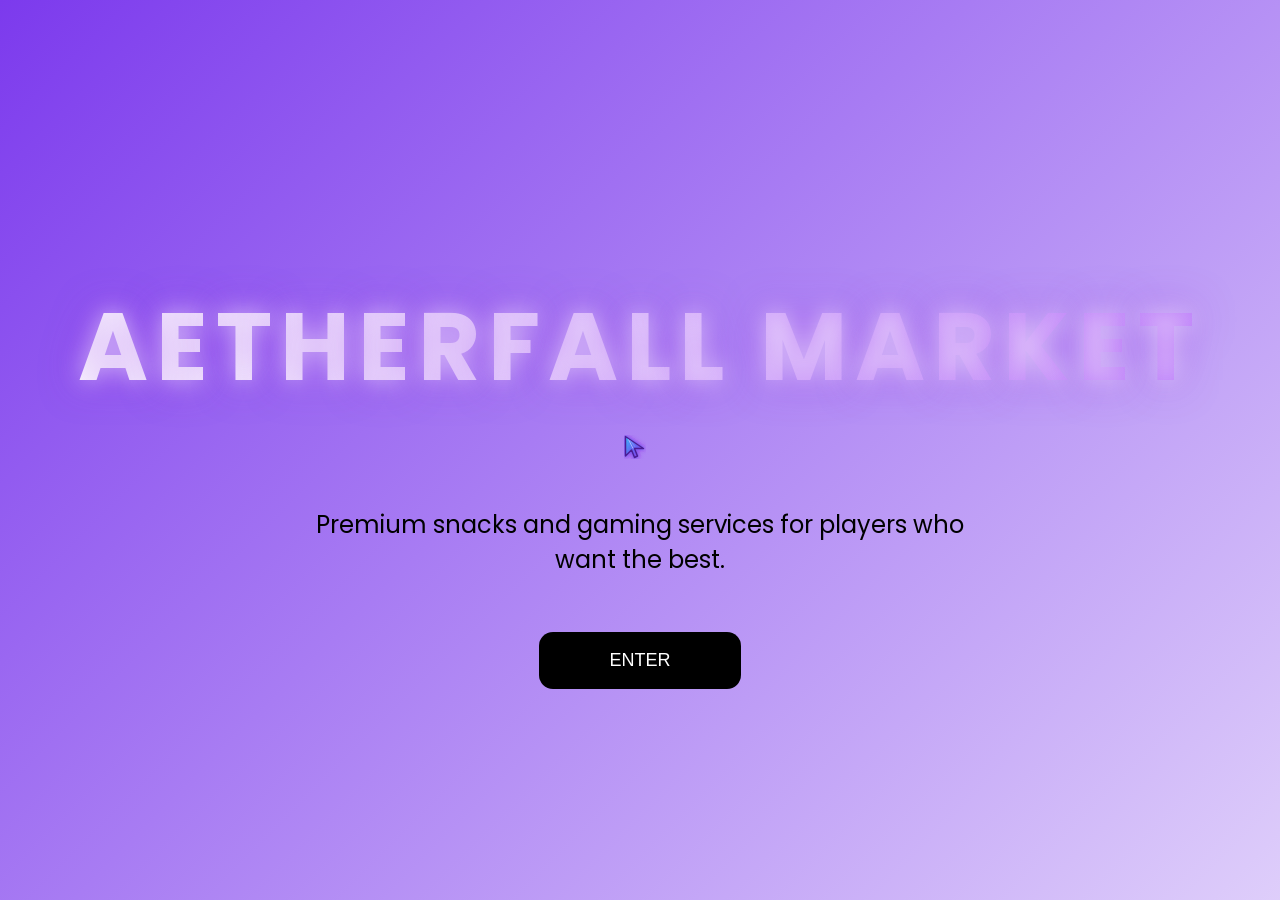
<file: index.html>
<!DOCTYPE html>
<html lang="en">
<head>
<meta charset="UTF-8">
<title>Aetherfall Market</title>

<link href="https://fonts.googleapis.com/css2?family=Poppins:wght@400;600&display=swap" rel="stylesheet">

<style>

body{
margin:0;
height:100vh;
display:flex;
flex-direction:column;
justify-content:center;
align-items:center;
text-align:center;

background:linear-gradient(-45deg,#6d28d9,#9333ea,#ffffff,#7c3aed);
background-size:400% 400%;
animation:bgMove 12s ease infinite;

font-family:Poppins,sans-serif;

transition:opacity .6s;
}

@keyframes bgMove{
0%{background-position:0% 50%;}
50%{background-position:100% 50%;}
100%{background-position:0% 50%;}
}

.logo{

font-size:95px;
letter-spacing:8px;

background:linear-gradient(90deg,#ffffff,#c084fc,#7c3aed,#ffffff);
background-size:300%;

-webkit-background-clip:text;
color:transparent;

animation:titleMove 7s linear infinite;

text-shadow:0 0 25px rgba(255,255,255,.6),0 0 40px rgba(147,51,234,.7);

}

@keyframes titleMove{
0%{background-position:0%}
100%{background-position:300%}
}

.tagline{

margin-top:25px;
font-size:24px;
color:black;
max-width:650px;

}

.enterBtn{

margin-top:55px;

padding:18px 70px;

font-size:18px;

border-radius:14px;

background:black;
color:white;

border:none;

cursor:pointer;

transition:.35s;

}

.enterBtn:hover{

transform:scale(1.15);

box-shadow:0 0 25px #9333ea,0 0 45px #ffffff;

}

</style>
</head>

<body>

<h1 class="logo">AETHERFALL MARKET</h1>

<div class="tagline">
Premium snacks and gaming services for players who want the best.
</div>

<button class="enterBtn" onclick="enterSite()">ENTER</button>

<script>

function enterSite(){

document.body.style.opacity="0"

setTimeout(function(){

window.location.href="market.html"

},600)

}

</script>

<script src="cursor.js"></script>

</body>
</html>
</file>
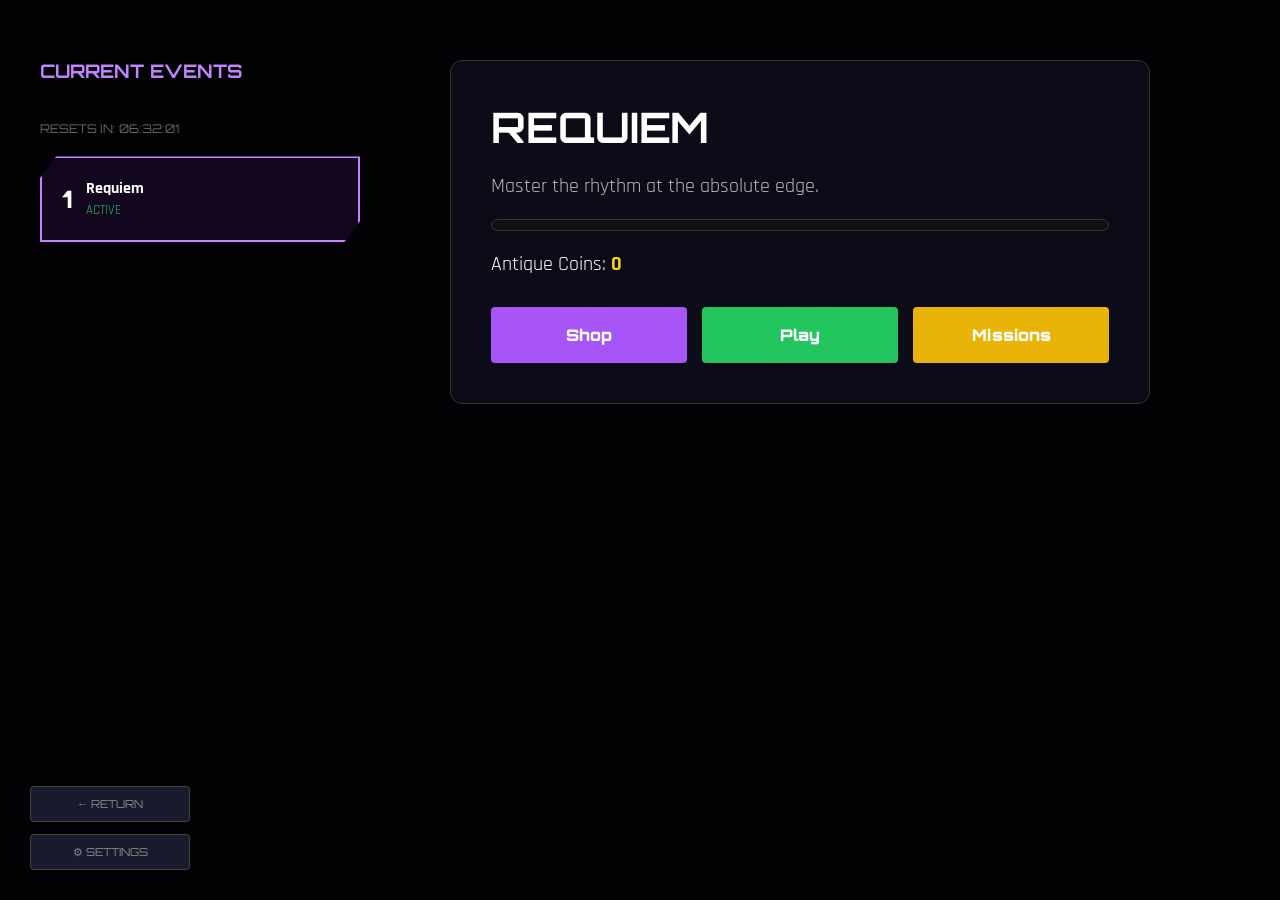
<file: events.html>
<!DOCTYPE html>
<html lang="en">
<head>
    <meta charset="UTF-8">
    <meta name="viewport" content="width=device-width, initial-scale=1.0, maximum-scale=1.0, user-scalable=no, viewport-fit=cover">
    <title>Aetherfall | Event</title>
    <link href="https://fonts.googleapis.com/css2?family=Orbitron:wght@400;700;900&family=Rajdhani:wght@500;700&display=swap" rel="stylesheet">
    <style>
        :root { 
            --accent: #c084fc; --bg: #020205; --panel: rgba(13, 13, 25, 0.98);
            --lane0: #ff00ff; --lane1: #00ffff; --lane2: #ffff00; --lane3: #00ff00; --lane4: #ff4400;
        }
        * { box-sizing: border-box; -webkit-tap-highlight-color: transparent; }
        body, html { margin: 0; padding: 0; height: 100%; background: var(--bg); color: white; font-family: 'Rajdhani', sans-serif; overflow: hidden; touch-action: none; }

        /* --- HUB LAYOUT --- */
        #event-hub { display: flex; width: 100%; height: 100%; padding: 40px; position: relative; }
        .sidebar { width: 320px; display: flex; flex-direction: column; gap: 20px; z-index: 10; }
        .event-card {
            background: rgba(88, 28, 135, 0.2); padding: 20px; display: flex; align-items: center; gap: 15px; 
            cursor: pointer; border: 2px solid var(--accent); box-shadow: 0 0 15px rgba(192, 132, 252, 0.4);
            clip-path: polygon(5% 0, 100% 0, 100% 75%, 95% 100%, 0 100%, 0 25%);
        }

        .main-panel { flex: 1; display: flex; justify-content: center; align-items: flex-start; padding-top: 20px; }
        .details-box { background: var(--panel); border: 1px solid #333; padding: 40px; width: 100%; max-width: 700px; border-radius: 12px; }

        .bar-bg { width: 100%; height: 12px; background: #111; border-radius: 6px; margin: 15px 0; border: 1px solid #333; }
        #prog-fill { width: 0%; height: 100%; background: linear-gradient(90deg, #c084fc, #6366f1); transition: 1s ease; }
        
        .btn-row { display: flex; gap: 15px; margin-top: 30px; }
        .av-btn { flex: 1; border: none; padding: 18px; font-family: 'Orbitron'; font-weight: 900; cursor: pointer; border-radius: 4px; font-size: 16px; transition: 0.2s; color: white; }
        .av-btn:hover { transform: translateY(-3px); filter: brightness(1.2); }

        .bottom-controls { position: fixed; bottom: 30px; left: 30px; display: flex; flex-direction: column; gap: 12px; z-index: 100; }
        .ctrl-btn { background: #1a1a2e; border: 1px solid #444; color: #888; padding: 10px 20px; cursor: pointer; font-family: 'Orbitron'; font-size: 11px; border-radius: 4px; width: 160px; text-transform: uppercase;}

        /* --- MODALS --- */
        .modal-overlay { display: none; position: fixed; inset: 0; background: rgba(0,0,0,0.95); z-index: 2000; align-items: center; justify-content: center; }
        .modal-content { background: #0a0a0f; border: 2px solid #333; padding: 40px; width: 90%; max-width: 900px; min-height: 600px; border-radius: 12px; position: relative; overflow-y: auto; }
        
        .play-list { display: flex; flex-direction: column; gap: 15px; margin-top: 25px; }
        .diff-row { 
            background: #111; border: 1px solid #333; padding: 25px; border-radius: 8px; 
            display: flex; justify-content: space-between; align-items: center; cursor: pointer; transition: 0.3s;
        }
        .diff-row:hover { border-color: var(--accent); background: #1a1a25; }

        .shop-grid { display: grid; grid-template-columns: repeat(auto-fit, minmax(280px, 1fr)); gap: 20px; margin-top: 25px; }
        .shop-item { background: linear-gradient(145deg, #151520, #0a0a0f); border: 1px solid #444; padding: 25px; border-radius: 15px; text-align: center; border-bottom: 4px solid var(--accent); transition: 0.3s; }
        .shop-item:hover { border-color: white; transform: scale(1.02); }

        .mission-list-container { display: flex; flex-direction: column; gap: 15px; margin-top: 20px; }
        .mission-row { background: #111; padding: 25px; border-radius: 10px; display: flex; justify-content: space-between; align-items: center; border-left: 6px solid var(--accent); box-shadow: 4px 4px 10px rgba(0,0,0,0.3); }

        /* --- RHYTHM ENGINE (MOBILE OPTIMIZED) --- */
        #game-screen { display: none; position: fixed; inset: 0; background: #000; z-index: 3000; }
        
        /* Full Screen Lane Visuals */
        .highway { 
            position: absolute; left: 50%; transform: translateX(-50%); 
            width: 600px; max-width: 100vw; height: 100%; 
            background: rgba(5, 5, 8, 0.9); border-inline: 2px solid #222; 
        }

        /* MOBILE TOUCH SECTIONS (5 Lanes across entire Highway) */
        #mobile-touch-container { 
            display: none; position: absolute; inset: 0; 
            width: 100%; height: 100%; z-index: 4000; 
        }
        .touch-lane { 
            flex: 1; height: 100%; position: relative; 
            border-inline: 1px solid rgba(255,255,255,0.05);
            transition: background 0.1s;
        }
        /* Color Indicators for Lanes */
        .lane-0:active { background: linear-gradient(to top, rgba(255,0,255,0.3), transparent); }
        .lane-1:active { background: linear-gradient(to top, rgba(0,255,255,0.3), transparent); }
        .lane-2:active { background: linear-gradient(to top, rgba(255,255,0,0.3), transparent); }
        .lane-3:active { background: linear-gradient(to top, rgba(0,255,0,0.3), transparent); }
        .lane-4:active { background: linear-gradient(to top, rgba(255,68,0,0.3), transparent); }

        .note { 
            position: absolute; width: 75px; height: 75px; border-radius: 50%; 
            transform: translateX(-50%); border: 5px solid #fff; 
            box-shadow: 0 0 30px currentColor;
            background: radial-gradient(circle, #fff 0%, currentColor 70%);
            pointer-events: none; z-index: 3010;
        }

        /* JUDGEMENT LINE AT THE VERY BOTTOM */
        .judgement-line { 
            position: absolute; bottom: 0; width: 100%; height: 120px; 
            border-top: 6px solid var(--accent); 
            background: linear-gradient(to top, rgba(192, 132, 252, 0.2), transparent); 
            display: flex; justify-content: space-around; align-items: center; 
            z-index: 3005; padding-bottom: env(safe-area-inset-bottom);
        }
        .key-hint-box { 
            flex: 1; text-align: center; font-family: 'Orbitron'; 
            font-size: 28px; font-weight: 900; color: white; 
            text-shadow: 0 0 10px #000;
        }

        /* Lane color dots on judgement line */
        .lane-dot { width: 12px; height: 12px; border-radius: 50%; margin: 5px auto; }

        .score-ui { position: absolute; top: 10%; right: 5%; text-align: right; font-family: 'Orbitron'; pointer-events: none; z-index: 5000;}
        #combo-txt { font-size: 80px; color: var(--accent); font-weight: 900; line-height: 0.8; }
        #live-score { font-size: 32px; color: #fff; }

        #game-timer-display { position: absolute; top: 20px; left: 50%; transform: translateX(-50%); font-family: 'Orbitron'; font-size: 30px; color: var(--accent); z-index: 4005; }

        .judgment-msg { 
            position: absolute; top: 45%; left: 50%; transform: translate(-50%, -50%); 
            font-family: 'Orbitron'; font-weight: 900; font-size: 60px; 
            pointer-events: none; z-index: 5000; 
            animation: popFeedback 0.3s ease-out forwards; 
        }
        @keyframes popFeedback { 0% { opacity:1; transform: translate(-50%, 0) scale(0.8); } 100% { opacity:0; transform: translate(-50%, -100px) scale(1.2); } }

        @media (max-width: 600px) {
            .highway { width: 100%; }
            .note { width: 60px; height: 60px; }
            .judgement-line { height: 100px; }
            .score-ui { top: 70px; right: 20px; transform: scale(0.7); }
        }
    </style>
</head>
<body>

<div id="event-hub">
    <div class="sidebar">
        <h3 style="font-family:'Orbitron'; color: var(--accent);">CURRENT EVENTS</h3>
        <div id="reset-timer" style="font-size:12px; color:#666; font-family:'Orbitron';">RESETS IN: --:--:--</div>
        <div class="event-card">
            <span style="font-family:'Orbitron'; font-size: 24px; font-weight: 900;">1</span>
            <div><b>Requiem</b><br><small style="color: #22c55e;">ACTIVE</small></div>
        </div>
    </div>

    <div class="main-panel">
        <div class="details-box">
            <h1 style="font-family:'Orbitron'; font-size: 42px; margin:0;">REQUIEM</h1>
            <p style="opacity: 0.7; font-size: 20px;">Master the rhythm at the absolute edge.</p>
            <div class="bar-bg"><div id="prog-fill"></div></div>
            <p style="font-size: 20px;">Antique Coins: <span id="coin-txt" style="color: gold; font-weight: bold;">0</span></p>
            <div class="btn-row">
                <button class="av-btn" style="background: #a855f7;" onclick="openModal('shop')">Shop</button>
                <button class="av-btn" style="background: #22c55e;" onclick="openModal('stage')">Play</button>
                <button class="av-btn" style="background: #eab308;" onclick="openModal('missions')">Missions</button>
            </div>
        </div>
    </div>

    <div class="bottom-controls">
        <button class="ctrl-btn" onclick="window.location.href='game.html'">← RETURN</button>
        <button class="ctrl-btn" onclick="openModal('settings')">⚙ SETTINGS</button>
    </div>
</div>

<div id="stage-modal" class="modal-overlay">
    <div class="modal-content">
        <h1 style="font-family:'Orbitron'; text-align:center;">SELECT DIFFICULTY</h1>
        <div class="play-list" id="diff-list"></div>
        <button class="av-btn" style="background:#222; margin-top:40px; width:100%" onclick="closeModals()">CLOSE</button>
    </div>
</div>

<div id="shop-modal" class="modal-overlay">
    <div class="modal-content">
        <h2 style="font-family:'Orbitron'; font-size: 32px; color:var(--accent); text-align:center; border-bottom: 1px solid #333; padding-bottom:10px;">EVENT SHOP</h2>
        <div class="shop-grid">
            <div class="shop-item">
                <div style="font-size: 40px; margin-bottom: 10px;">🎭</div>
                <h3 style="margin:5px 0;">Requiem [SKIN]</h3>
                <button class="av-btn" id="buy-skin" style="background:var(--accent)" onclick="buy('skin', 150)">150 ANTIQUE COINS</button>
            </div>
            <div class="shop-item">
                <div style="font-size: 40px; margin-bottom: 10px;">✨</div>
                <h3 style="margin:5px 0;">Hollow [VFX]</h3>
                <button class="av-btn" id="buy-vfx" style="background:var(--accent)" onclick="buy('vfx', 250)">250 ANTIQUE COINS</button>
            </div>
        </div>
        <button class="av-btn" style="background:#222; margin-top:30px; width:100%" onclick="closeModals()">CLOSE</button>
    </div>
</div>

<div id="missions-modal" class="modal-overlay">
    <div class="modal-content">
        <h2 style="font-family:'Orbitron'; font-size: 32px; text-align:center;">MISSIONS</h2>
        <div id="mission-list" class="mission-list-container"></div>
        <button class="av-btn" style="background:#222; margin-top:30px; width:100%" onclick="closeModals()">CLOSE</button>
    </div>
</div>

<div id="settings-modal" class="modal-overlay"><div class="modal-content" style="width:450px;"><h2 style="font-family:'Orbitron';">SETTINGS</h2><button id="mode-toggle" class="av-btn" style="background:var(--accent); margin-bottom:20px; width:100%" onclick="toggleInputMode()">PC MODE</button><div id="bind-editor"></div><button class="av-btn" style="background:#22c55e; margin-top:20px; width:100%" onclick="closeModals()">SAVE</button></div></div>

<div id="game-screen">
    <div id="game-timer-display">00:00</div>
    <div class="highway">
        <div id="note-layer"></div>
        <div id="mobile-touch-container">
            <div class="touch-lane lane-0" onpointerdown="handleHit(0)"></div>
            <div class="touch-lane lane-1" onpointerdown="handleHit(1)"></div>
            <div class="touch-lane lane-2" onpointerdown="handleHit(2)"></div>
            <div class="touch-lane lane-3" onpointerdown="handleHit(3)"></div>
            <div class="touch-lane lane-4" onpointerdown="handleHit(4)"></div>
        </div>
        <div class="judgement-line" id="key-hints"></div>
    </div>
    <div class="score-ui">
        <div id="live-score">000000</div>
        <div id="combo-txt">0</div>
        <div style="font-size:14px; opacity:0.5; letter-spacing: 2px;">COMBO</div>
    </div>
    <button style="position:fixed; top:20px; left:20px; z-index:6000; background:rgba(255,0,0,0.4); border:1px solid red; color:white; padding:8px 15px; cursor:pointer; font-family:'Orbitron'; border-radius:4px;" onclick="forceExit()">EXIT</button>
</div>

<script>
    let state = {
        coins: 0,
        keys: ['q', 'w', 'e', 'r', 't'],
        inputMode: 'pc',
        bought: [],
        bestScores: { easy: 0, medium: 0, hard: 0, expert: 0 },
        lastReset: 0,
        missions: [
            { id: 0, label: "Clear Easy Mode", req: 5000, diff: 'easy', reward: 20, status: 'none' },
            { id: 1, label: "Clear Medium Mode", req: 15000, diff: 'medium', reward: 50, status: 'none' },
            { id: 2, label: "Clear Hard Mode", req: 30000, diff: 'hard', reward: 100, status: 'none' },
            { id: 3, label: "Clear Expert Mode", req: 50000, diff: 'expert', reward: 250, status: 'none' }
        ]
    };

    const diffSettings = {
        easy: { rate: 900, time: 60, speed: 7 },
        medium: { rate: 700, time: 90, speed: 10 },
        hard: { rate: 500, time: 120, speed: 13 },
        expert: { rate: 400, time: 150, speed: 17 }
    };

    const laneColors = ['#ff00ff', '#00ffff', '#ffff00', '#00ff00', '#ff4400'];

    function save() { localStorage.setItem('Aetherfall_Requiem_Final_v2', JSON.stringify(state)); }
    function load() {
        let data = localStorage.getItem('Aetherfall_Requiem_Final_v2');
        if(data) state = JSON.parse(data);
        checkDailyReset();
        refreshUI();
    }

    function checkDailyReset() {
        const now = Date.now();
        if (now - state.lastReset > 86400000) {
            state.missions.forEach(m => m.status = (m.status === 'claimed' ? 'claimed' : 'none'));
            state.lastReset = new Date().setHours(0,0,0,0);
            save();
        }
    }

    setInterval(() => {
        const diff = (state.lastReset + 86400000) - Date.now();
        const h = Math.floor(diff/3600000).toString().padStart(2,'0');
        const m = Math.floor((diff%3600000)/60000).toString().padStart(2,'0');
        const s = Math.floor((diff%60000)/1000).toString().padStart(2,'0');
        const timerEl = document.getElementById('reset-timer');
        if(timerEl) timerEl.innerText = `RESETS IN: ${h}:${m}:${s}`;
    }, 1000);

    function refreshUI() {
        document.getElementById('coin-txt').innerText = state.coins + "";
        let claimed = state.missions.filter(m => m.status === 'claimed').length;
        document.getElementById('prog-fill').style.width = (claimed / 4 * 100) + '%';
        state.bought.forEach(i => { if(document.getElementById('buy-'+i)) document.getElementById('buy-'+i).innerText = "OWNED"; });
    }

    function openModal(id) {
        if(id === 'stage') renderDiffs();
        if(id === 'settings') renderBinds();
        if(id === 'missions') renderMissions();
        document.getElementById(id + '-modal').style.display = 'flex';
    }
    function closeModals() { document.querySelectorAll('.modal-overlay').forEach(m => m.style.display = 'none'); save(); }

    function renderDiffs() {
        document.getElementById('diff-list').innerHTML = ['easy', 'medium', 'hard', 'expert'].map(d => `
            <div class="diff-row" onclick="startRhythm('${d}')">
                <div>
                    <h3 style="text-transform:uppercase; margin:0; color:var(--accent); font-family:'Orbitron';">${d}</h3>
                    <small style="opacity:0.5;">BEST SCORE: ${state.bestScores[d]}</small>
                </div>
                <div style="font-family:'Orbitron'; font-weight:900; color:var(--accent);">SELECT →</div>
            </div>
        `).join('');
    }

   function renderMissions() {
    document.getElementById('mission-list').innerHTML = state.missions.map(m => {
        let btn = `<button class="av-btn" style="background:#222; max-width:120px; font-size:12px;" disabled>LOCKED</button>`;
        
        if(m.status === 'ready') {
            btn = `<button class="av-btn" style="background:var(--accent); max-width:120px; font-size:12px;" onclick="claimMission(${m.id})">CLAIM</button>`;
        }
        if(m.status === 'claimed') {
            btn = `<button class="av-btn" style="background:#22c55e; max-width:120px; font-size:12px;" disabled>DONE</button>`;
        }

        return `
            <div class="mission-row">
                <div style="flex: 1;">
                    <b style="font-size:18px; font-family:'Orbitron'; display:block;">${m.label}</b>
                    <small style="opacity:0.6">Target Score: ${m.req.toLocaleString()}</small>
                </div>
                <div style="text-align:right; display:flex; flex-direction:column; align-items:flex-end; gap:8px;">
                    <span style="color: gold; font-weight: bold; font-family:'Orbitron'; font-size:14px;">
                        +${m.reward} COINS
                    </span>
                    ${btn}
                </div>
            </div>
        `;
    }).join('');
}
    function claimMission(id) {
        let m = state.missions.find(x => x.id === id);
        if(m && m.status === 'ready') {
            m.status = 'claimed'; state.coins += m.reward; save(); refreshUI(); renderMissions();
        }
    }

    function renderBinds() {
        document.getElementById('bind-editor').innerHTML = state.keys.map((k, i) => `
            <div style="display:flex; justify-content:space-between; margin-bottom:10px;">
                <span>Lane ${i+1}</span>
                <input style="width:60px; text-align:center; background:#000; color:var(--accent); border:1px solid #444;" value="${k.toUpperCase()}" onchange="state.keys[${i}]=this.value.toLowerCase()">
            </div>
        `).join('');
    }

    function toggleInputMode() {
        state.inputMode = state.inputMode === 'pc' ? 'mobile' : 'pc';
        document.getElementById('mode-toggle').innerText = state.inputMode.toUpperCase() + " MODE";
    }

    function buy(item, price) {
        if(state.coins >= price && !state.bought.includes(item)) {
            state.coins -= price; state.bought.push(item); refreshUI(); save();
        }
    }

    // --- ENGINE ---
    let activeNotes = [], score = 0, combo = 0, isPlaying = false, spawnInt, timerInt, timeLeft = 60;

    function startRhythm(d) {
        state.currentDiff = d; closeModals();
        isPlaying = true; score = 0; combo = 0; activeNotes = []; 
        timeLeft = diffSettings[d].time;
        document.getElementById('game-screen').style.display = 'block';
        document.getElementById('mobile-touch-container').style.display = (state.inputMode === 'mobile' ? 'flex' : 'none');
        
document.getElementById('key-hints').innerHTML = state.keys.map((k, i) => `
    <div class="key-hint-box">
        <div class="lane-dot" style="background:${laneColors[i]}"></div>
        ${k.toUpperCase()} 
    </div>
`).join('');
        
        spawnInt = setInterval(spawnNote, diffSettings[d].rate);
        timerInt = setInterval(updateTimer, 1000);
        requestAnimationFrame(gameUpdate);
    }

    function updateTimer() {
        timeLeft--;
        let m = Math.floor(timeLeft / 60), s = timeLeft % 60;
        document.getElementById('game-timer-display').innerText = `${m.toString().padStart(2,'0')}:${s.toString().padStart(2,'0')}`;
        if(timeLeft <= 0) finalizeGame();
    }

    function spawnNote() {
        if(!isPlaying) return;
        const lane = Math.floor(Math.random() * 5);
        const el = document.createElement('div');
        el.className = 'note'; el.style.left = (lane * 20 + 10) + "%"; el.style.color = laneColors[lane];
        document.getElementById('note-layer').appendChild(el);
        activeNotes.push({ el, y: -80, lane, hit: false });
    }

    function gameUpdate() {
        if(!isPlaying) return;
        let speed = diffSettings[state.currentDiff].speed;
        const screenH = window.innerHeight;
        const impactY = screenH - 120;

        for (let i = activeNotes.length - 1; i >= 0; i--) {
            let n = activeNotes[i]; n.y += speed; n.el.style.top = n.y + 'px';
            
            if(n.y > screenH && !n.hit) {
                n.hit = true; combo = 0; score = Math.max(0, score - 50); renderJudg('MISS', '#ff0000');
                n.el.remove(); activeNotes.splice(i, 1); refreshHUD();
            }
        }
        requestAnimationFrame(gameUpdate);
    }

    function handleHit(lane) {
        if(!isPlaying) return;
        const impactY = window.innerHeight - 100; 
        const noteIndex = activeNotes.findIndex(n => n.lane === lane && !n.hit && Math.abs(n.y - impactY) < 180);
        
        if(noteIndex !== -1) {
            let n = activeNotes[noteIndex]; n.hit = true; let off = Math.abs(n.y - impactY);
            n.el.remove(); activeNotes.splice(noteIndex, 1);
            if(off < 60) { score += 200; combo++; renderJudg('PERFECT', '#0ff'); }
            else { score += 100; combo++; renderJudg('GOOD', '#c084fc'); }
        } else {
            combo = 0; renderJudg('MISS', '#ff0000');
        }
        refreshHUD();
    }

    window.onkeydown = (e) => { if(isPlaying && state.inputMode === 'pc') { const l = state.keys.indexOf(e.key.toLowerCase()); if(l!==-1) handleHit(l); } };

    function renderJudg(t, c) {
        const d = document.createElement('div'); d.className = 'judgment-msg'; d.innerText = t; d.style.color = c;
        document.getElementById('game-screen').appendChild(d);
        setTimeout(() => d.remove(), 300);
    }

    function refreshHUD() {
        document.getElementById('live-score').innerText = score.toString().padStart(6, '0');
        document.getElementById('combo-txt').innerText = combo;
    }

    function finalizeGame() {
        isPlaying = false; clearInterval(spawnInt); clearInterval(timerInt);
        let d = state.currentDiff;
        state.missions.forEach(m => { if(m.diff === d && score >= m.req && m.status === 'none') m.status = 'ready'; });
        if(score > state.bestScores[d]) state.bestScores[d] = score;
        alert("FINISHED! SCORE: " + score);
        forceExit();
    }

    function forceExit() { 
        isPlaying = false; clearInterval(spawnInt); clearInterval(timerInt); 
        document.getElementById('game-screen').style.display = 'none'; 
        document.getElementById('note-layer').innerHTML = ''; save(); refreshUI(); 
    }
    
    window.onload = load;
</script>
</body>
</html>
</file>
